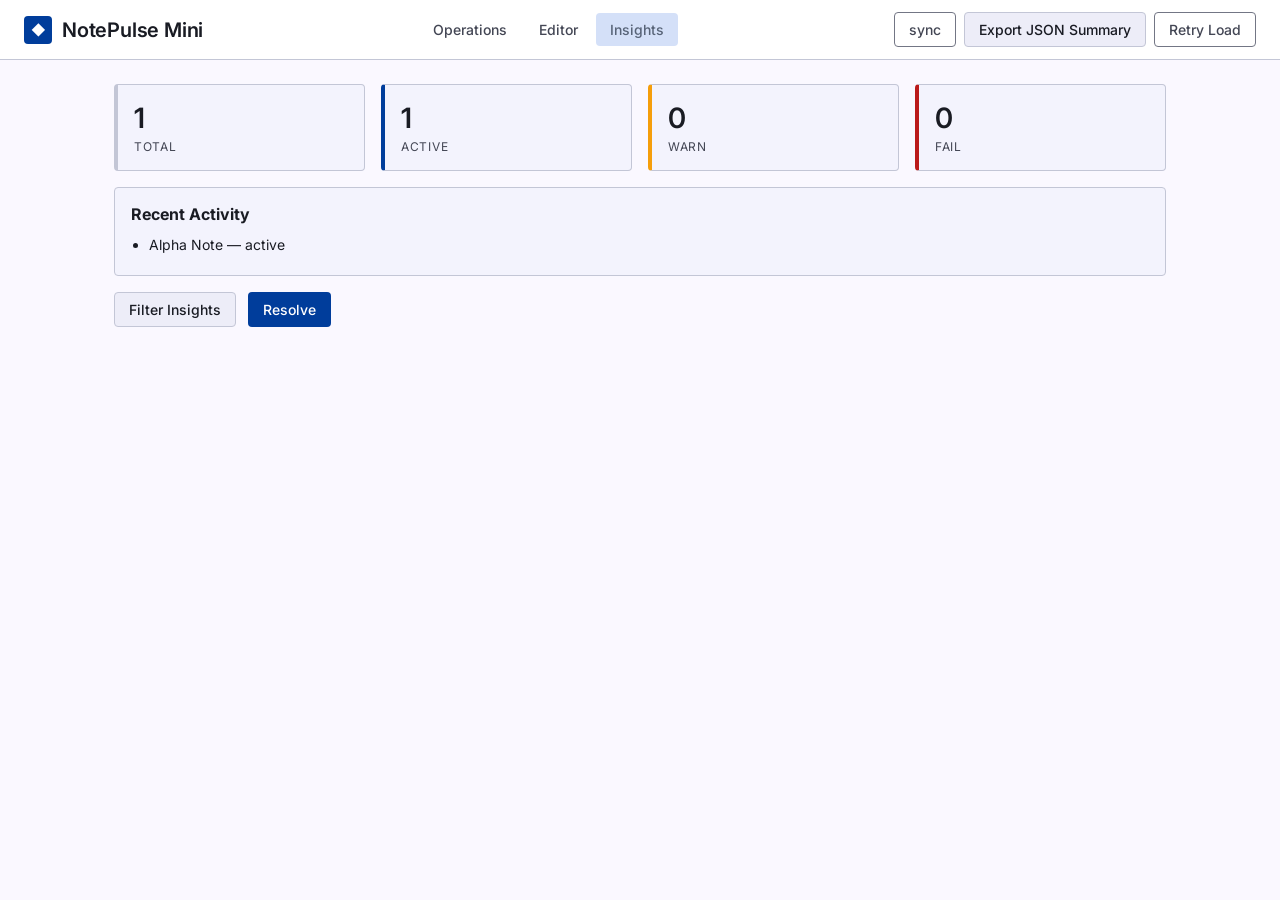
<file: index.html>
<!doctype html>
<html lang="en">
  <head>
    <meta charset="UTF-8" />
    <meta name="viewport" content="width=device-width, initial-scale=1.0" />
    <title>NotePulse Mini</title>
    <link rel="preconnect" href="https://fonts.googleapis.com" />
    <link rel="preconnect" href="https://fonts.gstatic.com" crossorigin />
    <link
      href="https://fonts.googleapis.com/css2?family=Inter:wght@400;500;600&display=swap"
      rel="stylesheet"
    />
    <link rel="stylesheet" href="assets/css/styles.css" />
  </head>
  <body>
    <main data-setfarm-root="baseline" data-testid="setfarm-app-root" class="app-shell">
      <header class="app-header">
        <div class="brand">
          <span class="brand-mark">◆</span>
          <h1>NotePulse Mini</h1>
        </div>
        <nav class="app-nav" aria-label="Primary">
          <a
            href="four-operations-notepulse-mini.html"
            class="nav-link"
            data-action-id="ACT_OPERATIONS"
            >Operations</a
          >
          <a
            href="four-editor-notepulse-mini.html"
            class="nav-link"
            data-action-id="ACT_EDITOR"
            >Editor</a
          >
          <a
            href="index.html"
            class="nav-link active"
            data-action-id="ACT_INSIGHTS"
            >Insights</a
          >
        </nav>
        <div class="header-actions">
          <button
            type="button"
            class="btn btn-ghost"
            data-action-id="ACT_NAVIGATE"
            onclick="window.location.hash = '#sync'; return true;"
          >
            sync
          </button>
          <button
            type="button"
            class="btn btn-secondary"
            data-action-id="ACT_EXPORT_SUMMARY"
            onclick="window.actExportSummary && window.actExportSummary(event);"
          >
            Export JSON Summary
          </button>
          <button
            type="button"
            class="btn btn-ghost"
            data-action-id="ACT_RETRY_LOAD"
            onclick="window.actRetryLoad && window.actRetryLoad(event);"
          >
            Retry Load
          </button>
        </div>
      </header>
      <div class="app-main">
        <section class="view insights-view">
          <div class="metrics" id="insights-metrics">
            <div class="metric-card">
              <span class="metric-value" id="metric-total">1</span>
              <span class="metric-label">Total</span>
            </div>
            <div class="metric-card status-active">
              <span class="metric-value" id="metric-active">1</span>
              <span class="metric-label">Active</span>
            </div>
            <div class="metric-card status-warn">
              <span class="metric-value" id="metric-warn">0</span>
              <span class="metric-label">Warn</span>
            </div>
            <div class="metric-card status-fail">
              <span class="metric-value" id="metric-fail">0</span>
              <span class="metric-label">Fail</span>
            </div>
          </div>
          <div class="panel">
            <h2>Recent Activity</h2>
            <ul class="recent-list" id="insights-recent">
              <li>Alpha Note — active</li>
            </ul>
          </div>
          <div class="view-toolbar">
            <button
              type="button"
              class="btn btn-secondary"
              data-action-id="ACT_FILTER_INSIGHTS"
              onclick="window.actFilterInsights && window.actFilterInsights(event);"
            >
              Filter Insights
            </button>
            <button
              type="button"
              class="btn btn-primary"
              data-action-id="ACT_RESOLVE_INSIGHTS"
              onclick="window.NotePulseStore && window.NotePulseStore.resolveAllNotes();"
            >
              Resolve
            </button>
          </div>
          <div id="insights-feedback" class="empty-state" style="display: none;"></div>
        </section>
      </div>
    </main>
    <script src="assets/js/notepulse-mini.storage.js" defer></script>
    <script src="assets/js/notepulse-mini.state.js" defer></script>
    <script src="assets/js/us-002/act_retry_load.js" defer></script>
    <script src="assets/js/us-003/act_filter_insights.js" defer></script>
    <script src="assets/js/us-003/act_export_summary.js" defer></script>
  </body>
</html>
</file>
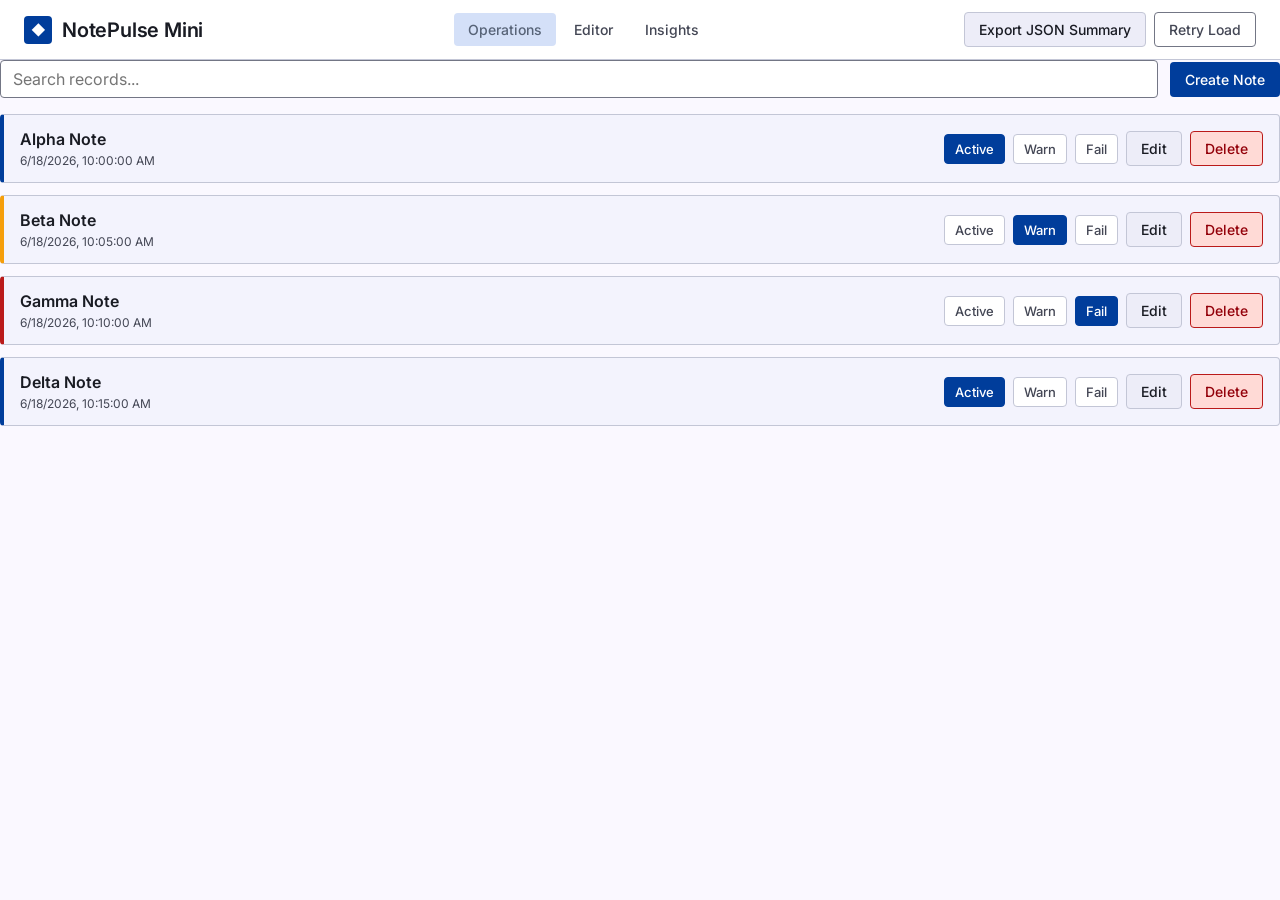
<file: four-editor-notepulse-mini.html>
<!doctype html>
<html lang="en">
  <head>
    <meta charset="UTF-8" />
    <meta name="viewport" content="width=device-width, initial-scale=1.0" />
    <title>Four Editor - NotePulse Mini</title>
    <link rel="preconnect" href="https://fonts.googleapis.com" />
    <link rel="preconnect" href="https://fonts.gstatic.com" crossorigin />
    <link
      href="https://fonts.googleapis.com/css2?family=Inter:wght@400;500;600&display=swap"
      rel="stylesheet"
    />
    <link rel="stylesheet" href="assets/css/styles.css" />
  </head>
  <body>
    <main data-testid="setfarm-app-root" class="app-shell">
      <header class="app-header">
        <div class="brand">
          <span class="brand-mark">◆</span>
          <h1>NotePulse Mini</h1>
        </div>
        <nav class="app-nav" aria-label="Primary">
          <a href="four-operations-notepulse-mini.html" class="nav-link">Operations</a>
          <a href="four-editor-notepulse-mini.html" class="nav-link active">Editor</a>
          <a href="index.html" class="nav-link" onclick="window.NotePulseStore && window.NotePulseStore.setView('insights'); return true;">Insights</a>
        </nav>
        <div class="header-actions">
          <button
            type="button"
            class="btn btn-secondary"
            data-action-id="ACT_EXPORT_SUMMARY"
            onclick="window.NotePulseStore && window.NotePulseStore.exportSummary();"
          >
            Export JSON Summary
          </button>
          <button
            type="button"
            class="btn btn-ghost"
            data-action-id="ACT_RETRY_LOAD"
            onclick="window.actRetryLoad && window.actRetryLoad(event);"
          >
            Retry Load
          </button>
        </div>
      </header>
      <div class="app-main">
        <section class="view editor-view">
          <form
            class="editor-form"
            onsubmit="window.actSaveRecord && window.actSaveRecord(event);"
          >
            <label class="field-label">
              Identifier
              <input
                type="text"
                name="identifier"
                class="input"
                placeholder="Enter a precise identifier..."
                required
              />
            </label>
            <label class="field-label">
              Details
              <textarea
                name="details"
                class="input textarea"
                rows="6"
                placeholder="Document the procedural details here..."
              ></textarea>
            </label>
            <div class="status-group">
              <span class="field-label">Status</span>
              <button
                type="button"
                class="status-btn active"
                data-action-id="set-status-active"
                onclick="this.classList.add('active'); var g=this.parentElement.querySelectorAll('.status-btn'); for(var i=0;i<g.length;i++){if(g[i]!==this)g[i].classList.remove('active');}"
              >
                Active
              </button>
              <button
                type="button"
                class="status-btn"
                data-action-id="set-status-warn"
                onclick="this.classList.add('active'); var g=this.parentElement.querySelectorAll('.status-btn'); for(var i=0;i<g.length;i++){if(g[i]!==this)g[i].classList.remove('active');}"
              >
                Warn
              </button>
              <button
                type="button"
                class="status-btn"
                data-action-id="set-status-fail"
                onclick="this.classList.add('active'); var g=this.parentElement.querySelectorAll('.status-btn'); for(var i=0;i<g.length;i++){if(g[i]!==this)g[i].classList.remove('active');}"
              >
                Fail
              </button>
            </div>
            <div class="form-actions">
              <button
                type="button"
                class="btn btn-secondary"
                data-action-id="ACT_CANCEL_EDIT"
                onclick="window.actCancelEdit && window.actCancelEdit(event);"
              >
                Cancel Edit
              </button>
              <button
                type="submit"
                class="btn btn-primary"
                data-action-id="ACT_SAVE_RECORD"
              >
                Record
              </button>
            </div>
          </form>
        </section>
      </div>
    </main>
    <script src="assets/js/notepulse-mini.storage.js" defer></script>
    <script src="assets/js/notepulse-mini.state.js" defer></script>
    <script src="assets/js/app.js" defer></script>
    <script src="assets/js/us-002/act_save_record.js" defer></script>
    <script src="assets/js/us-002/act_cancel_edit.js" defer></script>
    <script src="assets/js/us-002/act_retry_load.js" defer></script>
  </body>
</html>
</file>
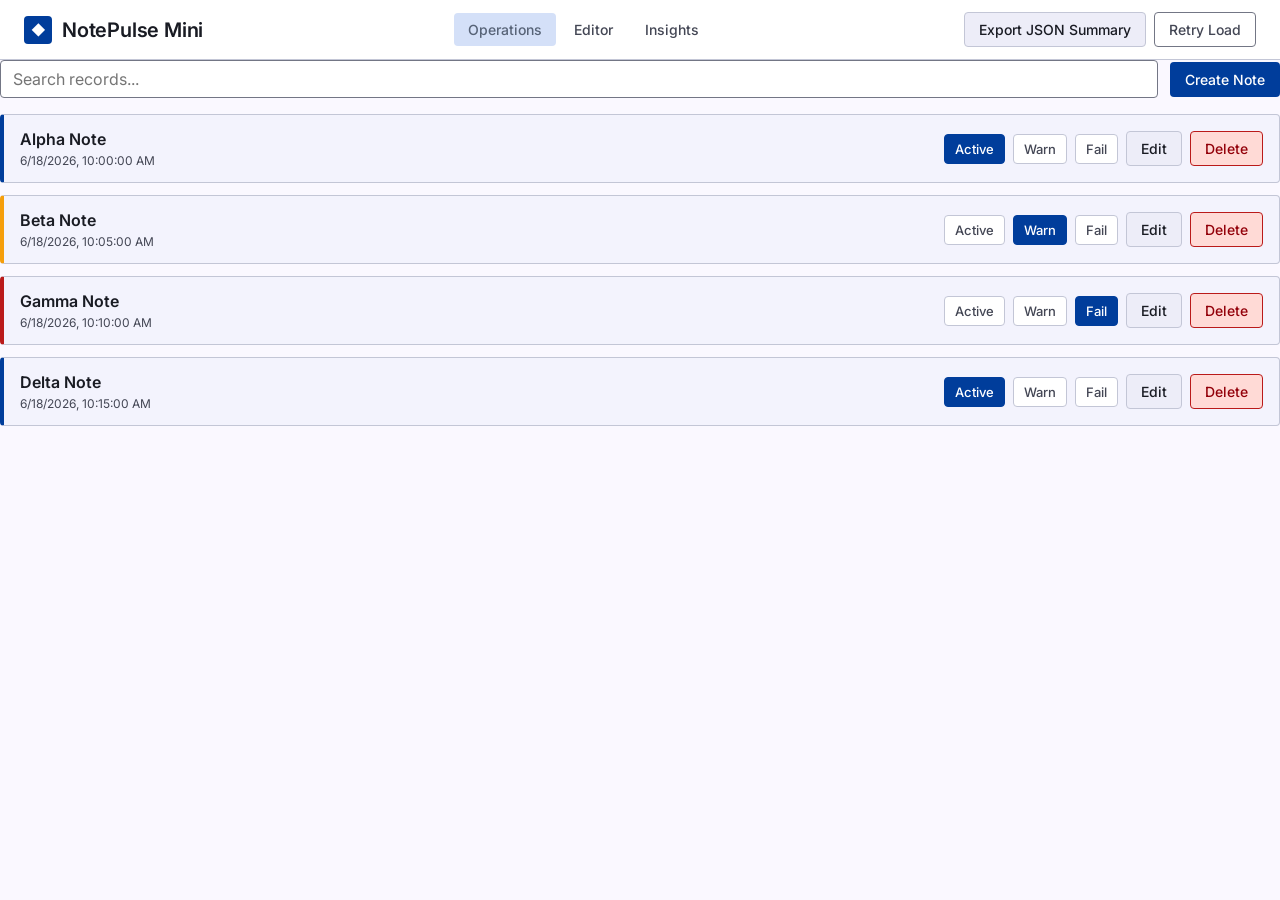
<file: four-operations-notepulse-mini.html>
<!doctype html>
<html lang="en">
  <head>
    <meta charset="UTF-8" />
    <meta name="viewport" content="width=device-width, initial-scale=1.0" />
    <title>Four Operations - NotePulse Mini</title>
    <link rel="preconnect" href="https://fonts.googleapis.com" />
    <link rel="preconnect" href="https://fonts.gstatic.com" crossorigin />
    <link
      href="https://fonts.googleapis.com/css2?family=Inter:wght@400;500;600&display=swap"
      rel="stylesheet"
    />
    <link rel="stylesheet" href="assets/css/styles.css" />
  </head>
  <body>
    <main data-testid="setfarm-app-root" class="app-shell">
      <header class="app-header">
        <div class="brand">
          <span class="brand-mark">◆</span>
          <h1>NotePulse Mini</h1>
        </div>
        <nav class="app-nav" aria-label="Primary">
          <a href="four-operations-notepulse-mini.html" class="nav-link active">Operations</a>
          <a href="four-editor-notepulse-mini.html" class="nav-link">Editor</a>
          <a href="index.html" class="nav-link" onclick="window.NotePulseStore && window.NotePulseStore.setView('insights'); return true;">Insights</a>
        </nav>
        <div class="header-actions">
          <button
            type="button"
            class="btn btn-secondary"
            data-action-id="ACT_EXPORT_SUMMARY"
            onclick="window.NotePulseStore && window.NotePulseStore.exportSummary();"
          >
            Export JSON Summary
          </button>
          <button
            type="button"
            class="btn btn-ghost"
            data-action-id="ACT_RETRY_LOAD"
            onclick="window.actRetryLoad && window.actRetryLoad(event);"
          >
            Retry Load
          </button>
        </div>
      </header>
      <div class="app-main">
        <section class="view operations-view">
          <div class="view-toolbar">
            <input
              type="text"
              class="input search-input"
              placeholder="Search records..."
              data-action-id="ACT_SEARCH_RECORDS"
              oninput="window.actSearchRecords && window.actSearchRecords(event);"
            />
            <button
              type="button"
              class="btn btn-primary"
              data-action-id="ACT_CREATE_RECORD"
              onclick="window.actCreateRecord && window.actCreateRecord(event);"
            >
              Create Note
            </button>
          </div>
          <ul class="record-list">
            <li class="record-card status-active" data-record-id="np-1">
              <div class="record-main">
                <h3>Alpha Note</h3>
                <p class="record-meta">6/18/2026, 10:00:00 AM</p>
              </div>
              <div class="record-actions">
                <button
                  type="button"
                  class="status-btn active"
                  data-action-id="set-status-active"
                  onclick="window.NotePulseStore && window.NotePulseStore.setStatus('np-1', 'active');"
                >
                  Active
                </button>
                <button
                  type="button"
                  class="status-btn"
                  data-action-id="set-status-warn"
                  onclick="window.NotePulseStore && window.NotePulseStore.setStatus('np-1', 'warn');"
                >
                  Warn
                </button>
                <button
                  type="button"
                  class="status-btn"
                  data-action-id="set-status-fail"
                  onclick="window.NotePulseStore && window.NotePulseStore.setStatus('np-1', 'fail');"
                >
                  Fail
                </button>
                <button
                  type="button"
                  class="btn btn-secondary"
                  data-action-id="ACT_SELECT_RECORD"
                  onclick="window.actSelectRecord && window.actSelectRecord(event);"
                >
                  Edit
                </button>
                <button
                  type="button"
                  class="btn btn-danger"
                  data-action-id="delete-record"
                  onclick="if(confirm('Delete this record?')){window.NotePulseStore && window.NotePulseStore.deleteNote('np-1');}"
                >
                  Delete
                </button>
              </div>
            </li>
          </ul>
        </section>
      </div>
    </main>
    <script src="assets/js/notepulse-mini.storage.js" defer></script>
    <script src="assets/js/notepulse-mini.state.js" defer></script>
    <script src="assets/js/app.js" defer></script>
    <script src="assets/js/us-002/act_search_records.js" defer></script>
    <script src="assets/js/us-002/act_create_record.js" defer></script>
    <script src="assets/js/us-002/act_select_record.js" defer></script>
    <script src="assets/js/us-002/act_retry_load.js" defer></script>
  </body>
</html>
</file>
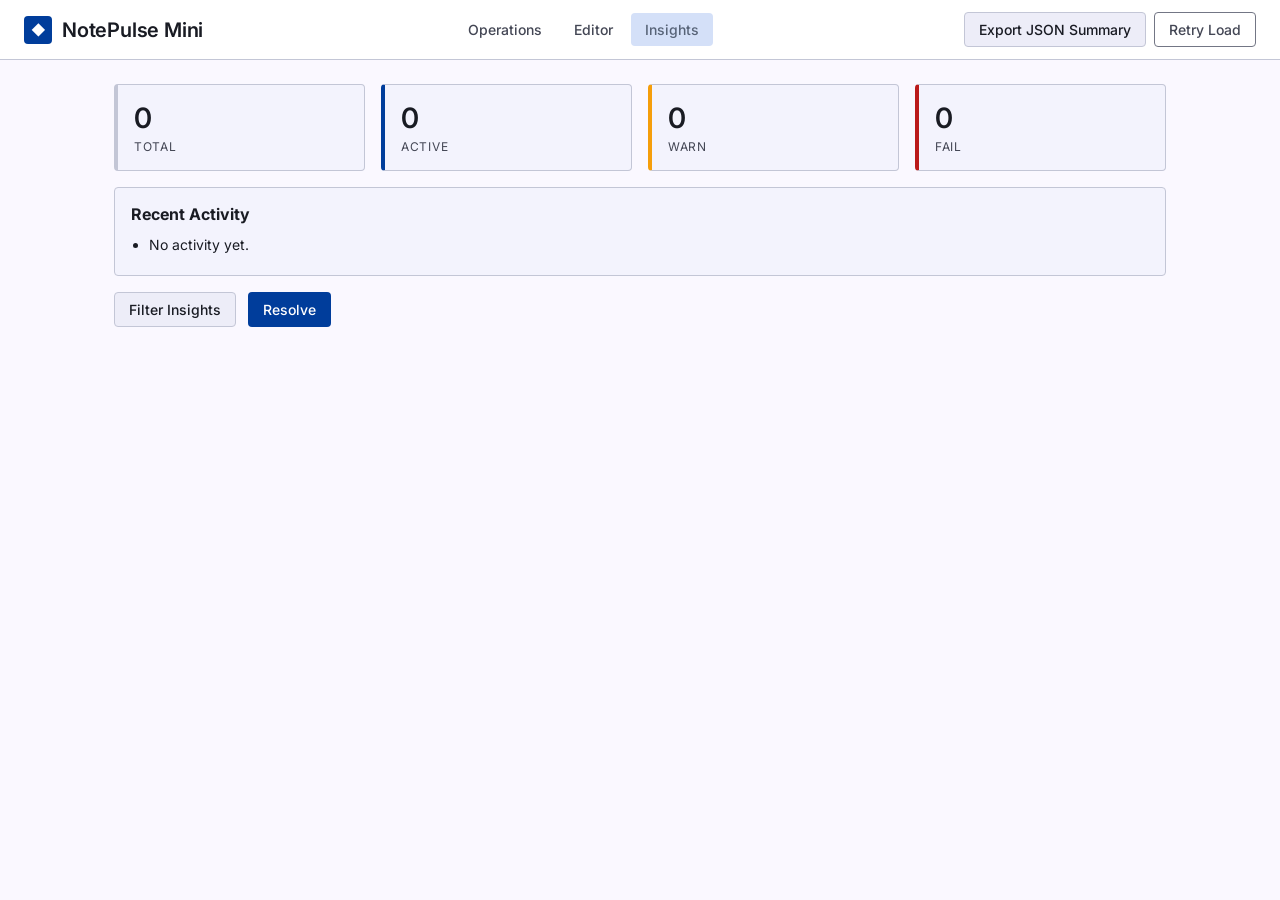
<file: insights-notepulse-mini.html>
<!doctype html>
<html lang="en">
  <head>
    <meta charset="UTF-8" />
    <meta name="viewport" content="width=device-width, initial-scale=1.0" />
    <title>Insights - NotePulse Mini</title>
    <link rel="preconnect" href="https://fonts.googleapis.com" />
    <link rel="preconnect" href="https://fonts.gstatic.com" crossorigin />
    <link
      href="https://fonts.googleapis.com/css2?family=Inter:wght@400;500;600&display=swap"
      rel="stylesheet"
    />
    <link rel="stylesheet" href="assets/css/styles.css" />
  </head>
  <body>
    <main data-testid="setfarm-app-root" class="app-shell">
      <header class="app-header">
        <div class="brand">
          <span class="brand-mark">◆</span>
          <h1>NotePulse Mini</h1>
        </div>
        <nav class="app-nav" aria-label="Primary">
          <a href="four-operations-notepulse-mini.html" class="nav-link">Operations</a>
          <a href="four-editor-notepulse-mini.html" class="nav-link">Editor</a>
          <a href="insights-notepulse-mini.html" class="nav-link active">Insights</a>
        </nav>
        <div class="header-actions">
          <button
            type="button"
            class="btn btn-secondary"
            data-action-id="ACT_EXPORT_SUMMARY"
            onclick="window.actExportSummary && window.actExportSummary(event);"
          >
            Export JSON Summary
          </button>
          <button
            type="button"
            class="btn btn-ghost"
            data-action-id="ACT_RETRY_LOAD"
            onclick="window.actRetryLoad && window.actRetryLoad(event);"
          >
            Retry Load
          </button>
        </div>
      </header>
      <div class="app-main">
        <section class="view insights-view">
          <div class="metrics">
            <div class="metric-card">
              <span class="metric-value" data-metric="total">0</span>
              <span class="metric-label">Total</span>
            </div>
            <div class="metric-card status-active">
              <span class="metric-value" data-metric="active">0</span>
              <span class="metric-label">Active</span>
            </div>
            <div class="metric-card status-warn">
              <span class="metric-value" data-metric="warn">0</span>
              <span class="metric-label">Warn</span>
            </div>
            <div class="metric-card status-fail">
              <span class="metric-value" data-metric="fail">0</span>
              <span class="metric-label">Fail</span>
            </div>
          </div>
          <div class="panel">
            <h2>Recent Activity</h2>
            <ul class="recent-list" data-recent-list>
              <li>No activity yet.</li>
            </ul>
          </div>
          <div class="view-toolbar">
            <button
              type="button"
              class="btn btn-secondary"
              data-action-id="ACT_FILTER_INSIGHTS"
              onclick="window.actFilterInsights && window.actFilterInsights(event);"
            >
              Filter Insights
            </button>
            <button
              type="button"
              class="btn btn-primary"
              data-action-id="resolve-insights"
              onclick="window.NotePulseStore && window.NotePulseStore.resolveAllNotes();"
            >
              Resolve
            </button>
          </div>
        </section>
      </div>
    </main>
    <script src="assets/js/notepulse-mini.storage.js" defer></script>
    <script src="assets/js/notepulse-mini.state.js" defer></script>
    <script src="assets/js/us-002/act_retry_load.js" defer></script>
    <script src="assets/js/us-003/act_filter_insights.js" defer></script>
    <script src="assets/js/us-003/act_export_summary.js" defer></script>
    <script defer>
      (function () {
        'use strict';

        function renderInsightsStatic() {
          var store = window.NotePulseStore;
          if (!store || !store.getState) return;
          var state = store.getState();
          if (!state) return;

          var notes = Array.isArray(state.notes) ? state.notes : [];

          var counts = {};
          store.STATUS.forEach(function (status) {
            counts[status] = notes.filter(function (n) {
              return n && n.status === status;
            }).length;
          });

          var totalEl = document.querySelector('[data-metric="total"]');
          var activeEl = document.querySelector('[data-metric="active"]');
          var warnEl = document.querySelector('[data-metric="warn"]');
          var failEl = document.querySelector('[data-metric="fail"]');

          if (totalEl) totalEl.textContent = String(notes.length);
          if (activeEl) activeEl.textContent = String(counts.active);
          if (warnEl) warnEl.textContent = String(counts.warn);
          if (failEl) failEl.textContent = String(counts.fail);

          var recentList = document.querySelector('[data-recent-list]');
          if (recentList) {
            var recent = notes
              .slice()
              .sort(function (a, b) {
                var dateA = a && typeof a.updatedAt === 'string' ? a.updatedAt : '';
                var dateB = b && typeof b.updatedAt === 'string' ? b.updatedAt : '';
                return dateB.localeCompare(dateA);
              })
              .slice(0, 4);

            recentList.innerHTML = '';
            if (recent.length === 0) {
              recentList.appendChild(document.createElement('li')).textContent = 'No activity yet.';
            } else {
              recent.forEach(function (note) {
                var li = document.createElement('li');
                li.textContent = (note && note.title || '(untitled)') + ' — ' + (note && note.status || '');
                recentList.appendChild(li);
              });
            }
          }
        }

        function init() {
          if (window.NotePulseStore) {
            window.NotePulseStore.setView('insights');
            window.NotePulseStore.subscribe(renderInsightsStatic);
            renderInsightsStatic();
          }
        }

        if (document.readyState === 'loading') {
          document.addEventListener('DOMContentLoaded', init);
        } else {
          init();
        }
      })();
    </script>
  </body>
</html>
</file>
<file: assets/css/styles.css>
@import "../../stitch/design-tokens.css";
@import url('https://fonts.googleapis.com/css2?family=Inter:wght@400;500;600&display=swap');

:root {
  color-scheme: light;
  font-family: var(--font-google-0, "Inter"), ui-sans-serif, system-ui, -apple-system, BlinkMacSystemFont, "Segoe UI", sans-serif;
  background: var(--color-background, #faf8ff);
  color: var(--color-on-background, #191b23);
}

* {
  box-sizing: border-box;
}

body {
  margin: 0;
  min-width: 320px;
  min-height: 100vh;
  background: var(--color-background, #faf8ff);
  color: var(--color-on-background, #191b23);
}

button,
input,
textarea {
  font: inherit;
}

.app-shell {
  min-height: 100vh;
  display: flex;
  flex-direction: column;
}

.app-header {
  position: sticky;
  top: 0;
  z-index: 10;
  display: flex;
  align-items: center;
  gap: var(--spacing-grid-gutter, 12px);
  padding: var(--spacing-container-padding, 12px) 24px;
  background: var(--color-surface-container-lowest, #ffffff);
  border-bottom: 1px solid var(--color-outline-variant, #c3c6d6);
}

.brand {
  display: flex;
  align-items: center;
  gap: 10px;
  margin-right: auto;
}

.brand h1 {
  margin: 0;
  font-size: 20px;
  font-weight: 600;
  letter-spacing: -0.01em;
}

.brand-mark {
  display: inline-flex;
  align-items: center;
  justify-content: center;
  width: 28px;
  height: 28px;
  border-radius: var(--radius-lg, 0.25rem);
  background: var(--color-primary, #003d9b);
  color: var(--color-on-primary, #ffffff);
  font-size: 14px;
}

.app-nav {
  display: flex;
  align-items: center;
  gap: 4px;
}

.nav-link {
  padding: 8px 14px;
  border-radius: var(--radius-lg, 0.25rem);
  color: var(--color-on-surface-variant, #434654);
  text-decoration: none;
  font-weight: 500;
  font-size: 14px;
}

.nav-link:hover,
.nav-link:focus-visible {
  background: var(--color-surface-container-low, #f3f3fd);
  color: var(--color-on-surface, #191b23);
}

.nav-link.active {
  background: var(--color-secondary-container, #d4e0f8);
  color: var(--color-on-secondary-container, #576377);
}

.header-actions {
  display: flex;
  align-items: center;
  gap: var(--spacing-stack-gap, 8px);
  margin-left: auto;
}

.app-main {
  flex: 1;
  width: min(1100px, 100%);
  margin: 0 auto;
  padding: 24px;
}

.view {
  display: flex;
  flex-direction: column;
  gap: 16px;
}

.view h2,
.view h3 {
  margin: 0;
}

.view-toolbar {
  display: flex;
  align-items: center;
  gap: 12px;
  flex-wrap: wrap;
}

.search-input {
  min-width: 240px;
  flex: 1;
}

.btn {
  display: inline-flex;
  align-items: center;
  justify-content: center;
  gap: 6px;
  padding: 8px 14px;
  border: 1px solid transparent;
  border-radius: var(--radius-lg, 0.25rem);
  font-weight: 500;
  font-size: 14px;
  cursor: pointer;
  transition: filter 120ms ease, background 120ms ease;
}

.btn:hover {
  filter: brightness(0.95);
}

.btn:active {
  filter: brightness(0.9);
}

.btn-primary {
  background: var(--color-primary, #003d9b);
  color: var(--color-on-primary, #ffffff);
}

.btn-secondary {
  background: var(--color-surface-container, #ededf8);
  color: var(--color-on-surface, #191b23);
  border-color: var(--color-outline-variant, #c3c6d6);
}

.btn-danger {
  background: var(--color-error-container, #ffdad6);
  color: var(--color-on-error-container, #93000a);
  border-color: var(--color-error, #ba1a1a);
}

.btn-ghost {
  background: transparent;
  color: var(--color-on-surface-variant, #434654);
  border-color: var(--color-outline, #737685);
}

.input {
  padding: 8px 12px;
  border: 1px solid var(--color-outline, #737685);
  border-radius: var(--radius-lg, 0.25rem);
  background: var(--color-surface-container-lowest, #ffffff);
  color: var(--color-on-surface, #191b23);
}

.input:focus-visible {
  outline: 2px solid var(--color-primary, #003d9b);
  outline-offset: 1px;
}

.textarea {
  resize: vertical;
  min-height: 120px;
}

.field-label {
  display: flex;
  flex-direction: column;
  gap: 6px;
  font-size: 14px;
  font-weight: 500;
  color: var(--color-on-surface, #191b23);
}

.record-list {
  list-style: none;
  margin: 0;
  padding: 0;
  display: grid;
  gap: 12px;
}

.record-card {
  display: flex;
  align-items: center;
  justify-content: space-between;
  gap: 16px;
  padding: 14px 16px;
  background: var(--color-surface-container-low, #f3f3fd);
  border: 1px solid var(--color-outline-variant, #c3c6d6);
  border-left-width: 4px;
  border-radius: var(--radius-lg, 0.25rem);
}

.record-card.status-active {
  border-left-color: var(--color-primary, #003d9b);
}

.record-card.status-warn {
  border-left-color: #f59e0b;
}

.record-card.status-fail {
  border-left-color: var(--color-error, #ba1a1a);
}

.record-main h3 {
  font-size: 16px;
  font-weight: 600;
}

.record-meta {
  margin: 4px 0 0;
  font-size: 12px;
  color: var(--color-on-surface-variant, #434654);
}

.record-actions {
  display: flex;
  align-items: center;
  gap: 8px;
  flex-wrap: wrap;
}

.status-btn {
  padding: 6px 10px;
  border: 1px solid var(--color-outline-variant, #c3c6d6);
  border-radius: var(--radius-lg, 0.25rem);
  background: var(--color-surface-container-lowest, #ffffff);
  color: var(--color-on-surface-variant, #434654);
  font-size: 13px;
  font-weight: 500;
  cursor: pointer;
}

.status-btn.active {
  background: var(--color-primary, #003d9b);
  color: var(--color-on-primary, #ffffff);
  border-color: var(--color-primary, #003d9b);
}

.status-btn:hover:not(.active) {
  background: var(--color-surface-container, #ededf8);
}

.status-group {
  display: flex;
  align-items: center;
  gap: 10px;
  flex-wrap: wrap;
}

.editor-form {
  display: flex;
  flex-direction: column;
  gap: 16px;
  max-width: 640px;
}

.form-actions {
  display: flex;
  gap: 12px;
  justify-content: flex-end;
}

.error-banner,
.error-message {
  padding: 10px 14px;
  border-radius: var(--radius-lg, 0.25rem);
  background: var(--color-error-container, #ffdad6);
  color: var(--color-on-error-container, #93000a);
  font-size: 14px;
}

.error-banner {
  display: flex;
  align-items: center;
  justify-content: space-between;
  gap: 12px;
}

.empty-state {
  margin: 0;
  padding: 24px;
  text-align: center;
  color: var(--color-on-surface-variant, #434654);
  background: var(--color-surface-container-low, #f3f3fd);
  border-radius: var(--radius-lg, 0.25rem);
}

.metrics {
  display: grid;
  grid-template-columns: repeat(auto-fit, minmax(120px, 1fr));
  gap: 16px;
}

.metric-card {
  display: flex;
  flex-direction: column;
  gap: 4px;
  padding: 16px;
  background: var(--color-surface-container-low, #f3f3fd);
  border: 1px solid var(--color-outline-variant, #c3c6d6);
  border-radius: var(--radius-lg, 0.25rem);
  border-left-width: 4px;
}

.metric-card.status-active {
  border-left-color: var(--color-primary, #003d9b);
}

.metric-card.status-warn {
  border-left-color: #f59e0b;
}

.metric-card.status-fail {
  border-left-color: var(--color-error, #ba1a1a);
}

.metric-value {
  font-size: 28px;
  font-weight: 600;
}

.metric-label {
  font-size: 12px;
  text-transform: uppercase;
  letter-spacing: 0.06em;
  color: var(--color-on-surface-variant, #434654);
}

.panel {
  padding: 16px;
  background: var(--color-surface-container-low, #f3f3fd);
  border: 1px solid var(--color-outline-variant, #c3c6d6);
  border-radius: var(--radius-lg, 0.25rem);
}

.panel h2 {
  font-size: 16px;
  margin-bottom: 12px;
}

.recent-list {
  margin: 0;
  padding-left: 18px;
}

.recent-list li {
  margin-bottom: 6px;
  font-size: 14px;
}

@media (max-width: 720px) {
  .app-header {
    flex-wrap: wrap;
    padding: 12px 16px;
  }

  .app-main {
    padding: 16px;
  }

  .record-card {
    flex-direction: column;
    align-items: flex-start;
  }
}
</file>
